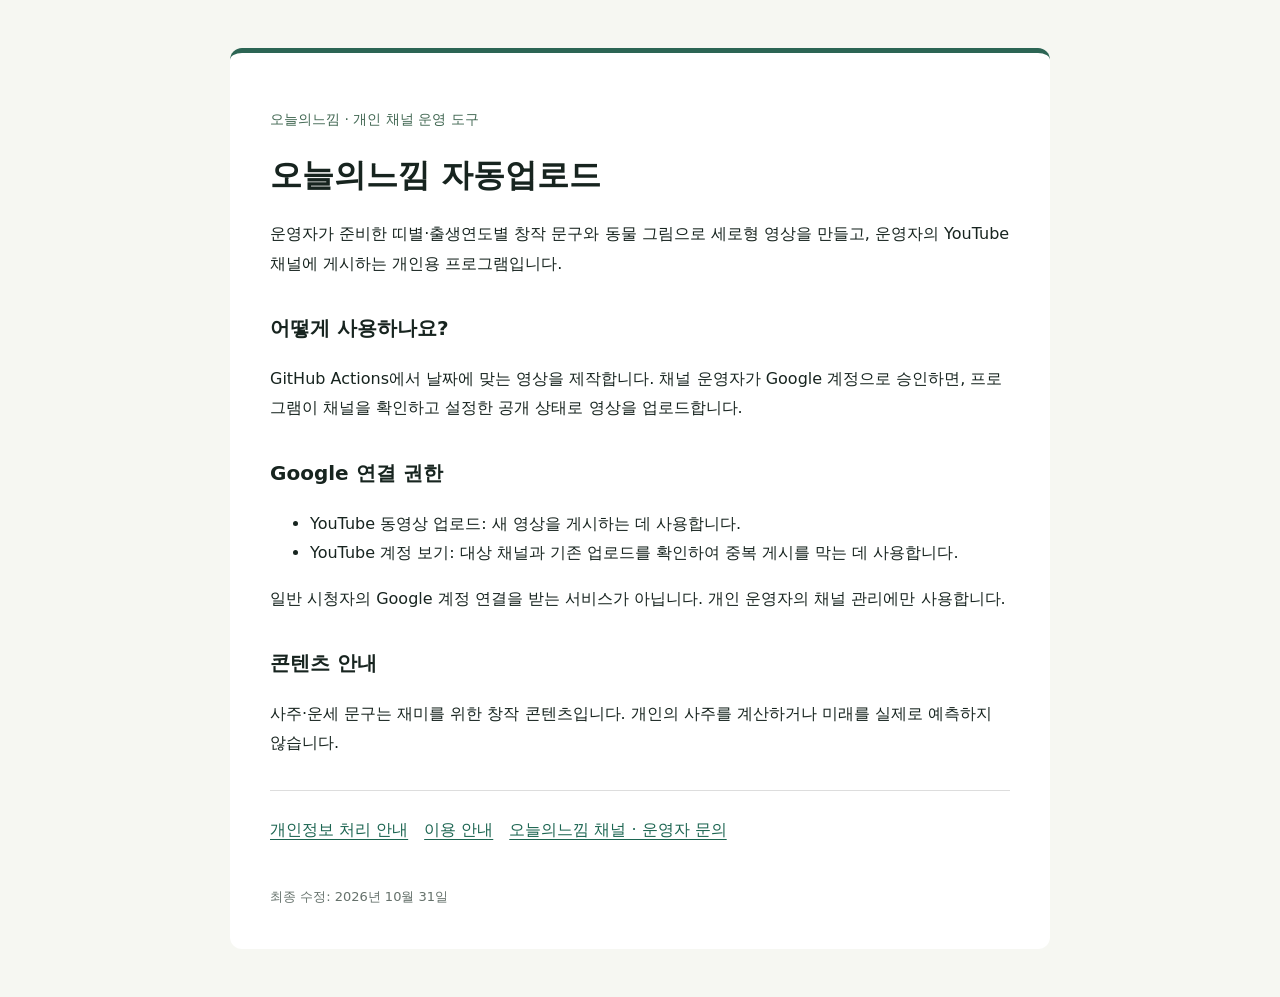
<file: index.html>
<!doctype html>
<html lang="ko"><meta charset="utf-8"><meta name="viewport" content="width=device-width,initial-scale=1"><title>오늘의느낌 자동업로드</title><link rel="stylesheet" href="style.css">
<main><p class="eyebrow">오늘의느낌 · 개인 채널 운영 도구</p><h1>오늘의느낌 자동업로드</h1><p>운영자가 준비한 띠별·출생연도별 창작 문구와 동물 그림으로 세로형 영상을 만들고, 운영자의 YouTube 채널에 게시하는 개인용 프로그램입니다.</p><h2>어떻게 사용하나요?</h2><p>GitHub Actions에서 날짜에 맞는 영상을 제작합니다. 채널 운영자가 Google 계정으로 승인하면, 프로그램이 채널을 확인하고 설정한 공개 상태로 영상을 업로드합니다.</p><h2>Google 연결 권한</h2><ul><li>YouTube 동영상 업로드: 새 영상을 게시하는 데 사용합니다.</li><li>YouTube 계정 보기: 대상 채널과 기존 업로드를 확인하여 중복 게시를 막는 데 사용합니다.</li></ul><p>일반 시청자의 Google 계정 연결을 받는 서비스가 아닙니다. 개인 운영자의 채널 관리에만 사용합니다.</p><h2>콘텐츠 안내</h2><p>사주·운세 문구는 재미를 위한 창작 콘텐츠입니다. 개인의 사주를 계산하거나 미래를 실제로 예측하지 않습니다.</p><nav><a href="privacy.html">개인정보 처리 안내</a><a href="terms.html">이용 안내</a><a href="https://www.youtube.com/channel/UCqm5xk6k7yc2y0yxETaCd2w">오늘의느낌 채널 · 운영자 문의</a></nav><footer>최종 수정: 2026년 10월 31일</footer></main></html>
</file>
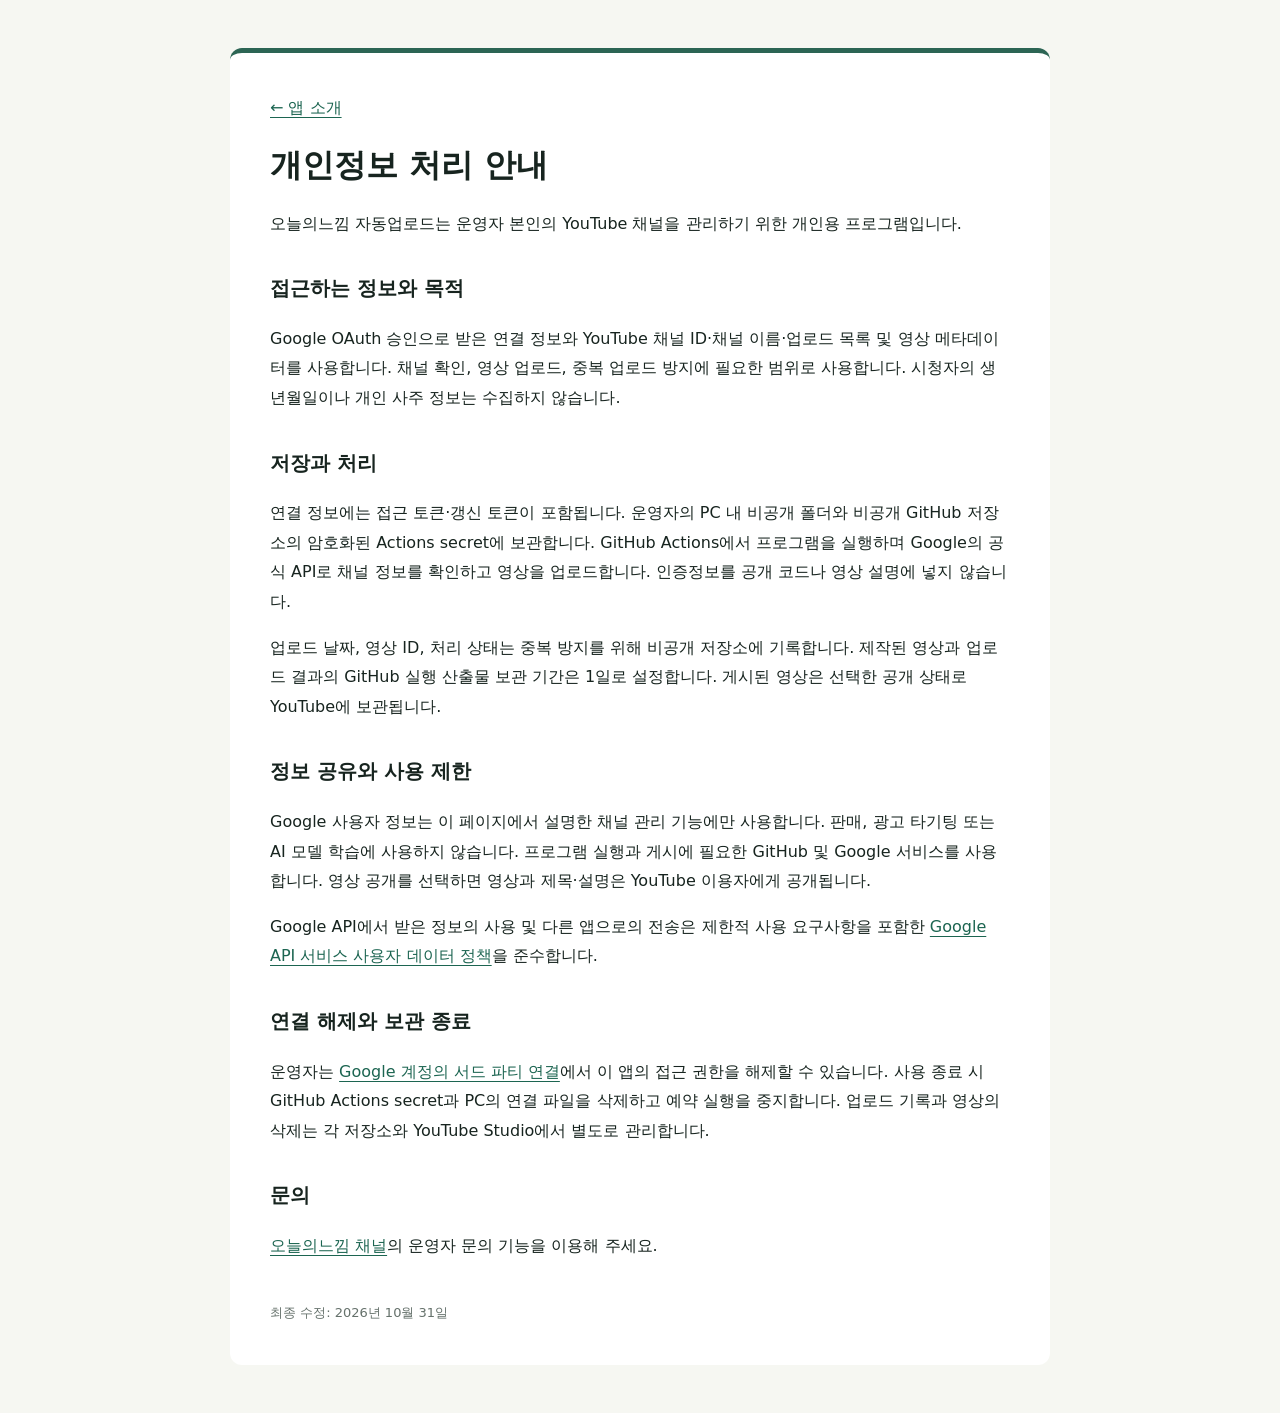
<file: privacy.html>
<!doctype html>
<html lang="ko"><meta charset="utf-8"><meta name="viewport" content="width=device-width,initial-scale=1"><title>개인정보 처리 안내 | 오늘의느낌 자동업로드</title><link rel="stylesheet" href="style.css">
<main><a href="index.html">← 앱 소개</a><h1>개인정보 처리 안내</h1><p>오늘의느낌 자동업로드는 운영자 본인의 YouTube 채널을 관리하기 위한 개인용 프로그램입니다.</p><h2>접근하는 정보와 목적</h2><p>Google OAuth 승인으로 받은 연결 정보와 YouTube 채널 ID·채널 이름·업로드 목록 및 영상 메타데이터를 사용합니다. 채널 확인, 영상 업로드, 중복 업로드 방지에 필요한 범위로 사용합니다. 시청자의 생년월일이나 개인 사주 정보는 수집하지 않습니다.</p><h2>저장과 처리</h2><p>연결 정보에는 접근 토큰·갱신 토큰이 포함됩니다. 운영자의 PC 내 비공개 폴더와 비공개 GitHub 저장소의 암호화된 Actions secret에 보관합니다. GitHub Actions에서 프로그램을 실행하며 Google의 공식 API로 채널 정보를 확인하고 영상을 업로드합니다. 인증정보를 공개 코드나 영상 설명에 넣지 않습니다.</p><p>업로드 날짜, 영상 ID, 처리 상태는 중복 방지를 위해 비공개 저장소에 기록합니다. 제작된 영상과 업로드 결과의 GitHub 실행 산출물 보관 기간은 1일로 설정합니다. 게시된 영상은 선택한 공개 상태로 YouTube에 보관됩니다.</p><h2>정보 공유와 사용 제한</h2><p>Google 사용자 정보는 이 페이지에서 설명한 채널 관리 기능에만 사용합니다. 판매, 광고 타기팅 또는 AI 모델 학습에 사용하지 않습니다. 프로그램 실행과 게시에 필요한 GitHub 및 Google 서비스를 사용합니다. 영상 공개를 선택하면 영상과 제목·설명은 YouTube 이용자에게 공개됩니다.</p><p>Google API에서 받은 정보의 사용 및 다른 앱으로의 전송은 제한적 사용 요구사항을 포함한 <a href="https://developers.google.com/terms/api-services-user-data-policy">Google API 서비스 사용자 데이터 정책</a>을 준수합니다.</p><h2>연결 해제와 보관 종료</h2><p>운영자는 <a href="https://myaccount.google.com/connections">Google 계정의 서드 파티 연결</a>에서 이 앱의 접근 권한을 해제할 수 있습니다. 사용 종료 시 GitHub Actions secret과 PC의 연결 파일을 삭제하고 예약 실행을 중지합니다. 업로드 기록과 영상의 삭제는 각 저장소와 YouTube Studio에서 별도로 관리합니다.</p><h2>문의</h2><p><a href="https://www.youtube.com/channel/UCqm5xk6k7yc2y0yxETaCd2w">오늘의느낌 채널</a>의 운영자 문의 기능을 이용해 주세요.</p><footer>최종 수정: 2026년 10월 31일</footer></main></html>
</file>
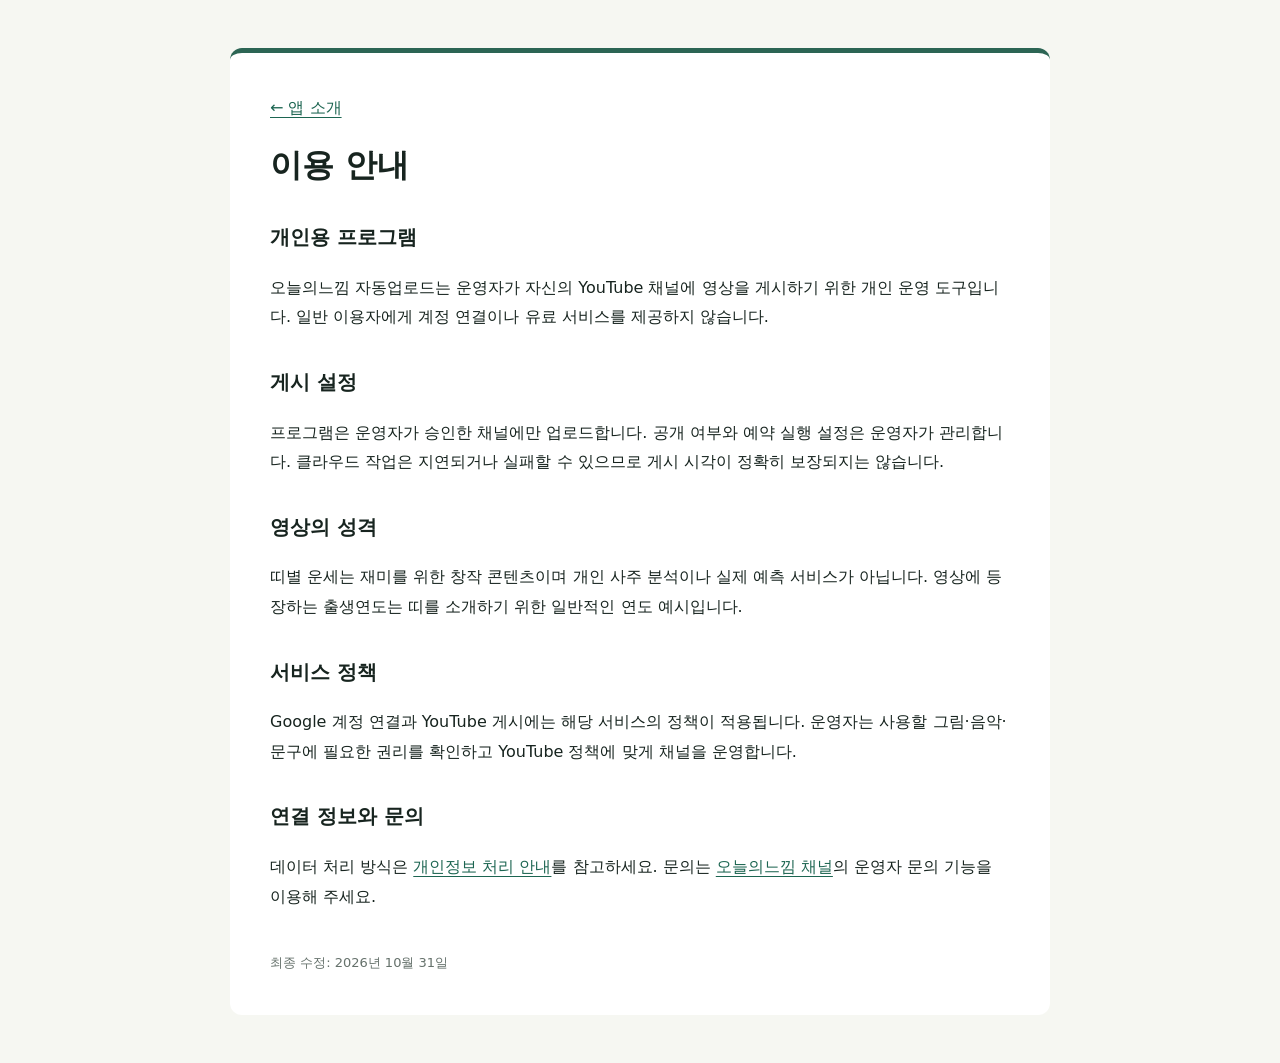
<file: terms.html>
<!doctype html>
<html lang="ko"><meta charset="utf-8"><meta name="viewport" content="width=device-width,initial-scale=1"><title>이용 안내 | 오늘의느낌 자동업로드</title><link rel="stylesheet" href="style.css">
<main><a href="index.html">← 앱 소개</a><h1>이용 안내</h1><h2>개인용 프로그램</h2><p>오늘의느낌 자동업로드는 운영자가 자신의 YouTube 채널에 영상을 게시하기 위한 개인 운영 도구입니다. 일반 이용자에게 계정 연결이나 유료 서비스를 제공하지 않습니다.</p><h2>게시 설정</h2><p>프로그램은 운영자가 승인한 채널에만 업로드합니다. 공개 여부와 예약 실행 설정은 운영자가 관리합니다. 클라우드 작업은 지연되거나 실패할 수 있으므로 게시 시각이 정확히 보장되지는 않습니다.</p><h2>영상의 성격</h2><p>띠별 운세는 재미를 위한 창작 콘텐츠이며 개인 사주 분석이나 실제 예측 서비스가 아닙니다. 영상에 등장하는 출생연도는 띠를 소개하기 위한 일반적인 연도 예시입니다.</p><h2>서비스 정책</h2><p>Google 계정 연결과 YouTube 게시에는 해당 서비스의 정책이 적용됩니다. 운영자는 사용할 그림·음악·문구에 필요한 권리를 확인하고 YouTube 정책에 맞게 채널을 운영합니다.</p><h2>연결 정보와 문의</h2><p>데이터 처리 방식은 <a href="privacy.html">개인정보 처리 안내</a>를 참고하세요. 문의는 <a href="https://www.youtube.com/channel/UCqm5xk6k7yc2y0yxETaCd2w">오늘의느낌 채널</a>의 운영자 문의 기능을 이용해 주세요.</p><footer>최종 수정: 2026년 10월 31일</footer></main></html>
</file>
<file: style.css>
:root{font-family:system-ui,'Malgun Gothic',sans-serif;color:#17241f;background:#f6f7f2;line-height:1.85}body{margin:0}main{max-width:740px;margin:48px auto;padding:40px;background:white;border-top:5px solid #2c6554;border-radius:12px}h1{font-size:32px;line-height:1.35}h2{font-size:20px;margin-top:32px}.eyebrow{color:#426853;font-size:14px}a{color:#1c6551;text-underline-offset:4px}nav{display:flex;flex-wrap:wrap;gap:16px;border-top:1px solid #ddd;margin-top:32px;padding-top:24px}footer{font-size:13px;color:#65716b;margin-top:40px}@media(max-width:600px){main{margin:16px;padding:24px}h1{font-size:26px}}
</file>
